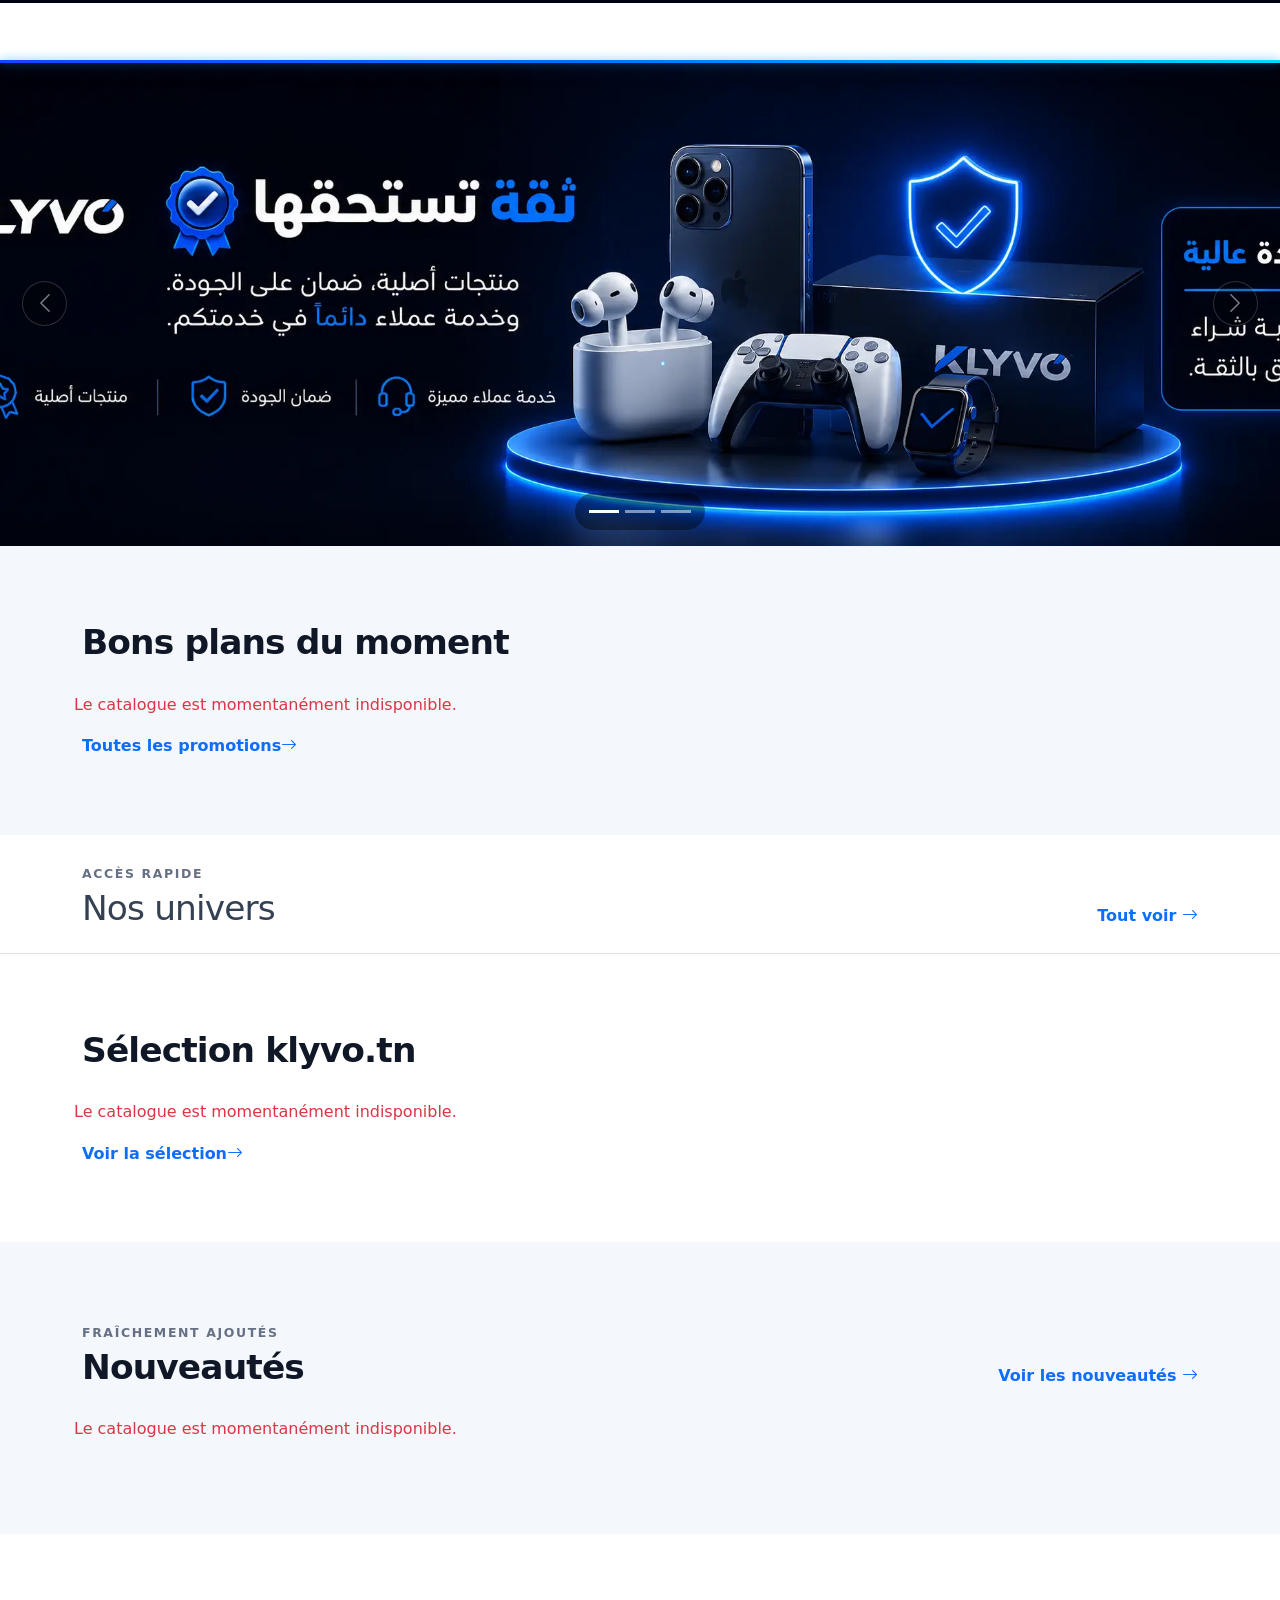
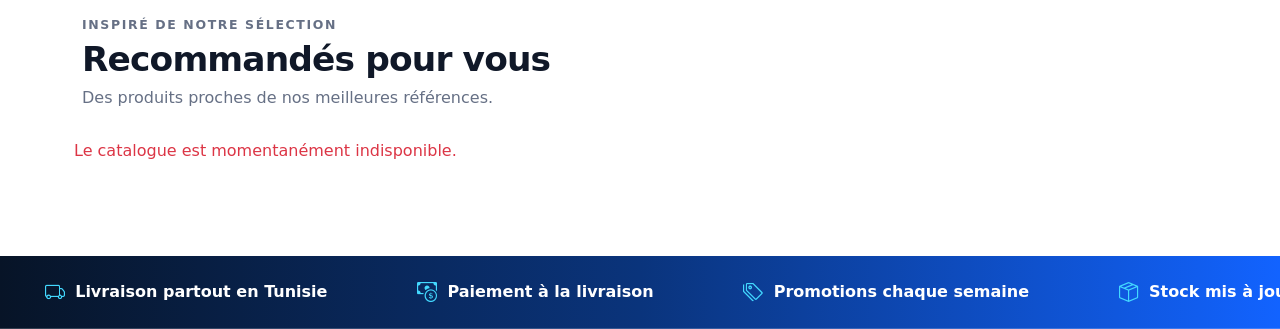
<file: index.html>
<!doctype html>
<html lang="fr">
<head>
  <meta charset="utf-8">
  <meta name="viewport" content="width=device-width, initial-scale=1">

  <title>Klyvo.tn — Téléphonie, gaming, auto et bureautique</title>

  <meta
    name="description"
    content="Découvrez les accessoires Klyvo.tn pour téléphone, gaming, automobile et bureau, avec des prix en dinar tunisien."
  >

  <link rel="canonical" href="https://klyvo.tn/">

  <meta name="theme-color" content="#00020f">
  <link rel="icon" href="/photo/favicon.ico/favicon.ico" sizes="any">
 
  <meta property="og:type" content="website">
  <meta property="og:locale" content="fr_TN">
  <meta property="og:site_name" content="Klyvo.tn">
  <meta property="og:url" content="https://klyvo.tn/">

  <meta
    property="og:title"
    content="Klyvo.tn — Téléphonie, gaming, auto et bureautique"
  >

  <meta
    property="og:description"
    content="Découvrez les accessoires Klyvo.tn pour téléphone, gaming, automobile et bureau, avec des prix en dinar tunisien."
  >
<meta
  property="og:image:secure_url"
  content="https://klyvo.tn/photo/social-preview.webp"
>


  <meta property="og:image:type" content="image/jpeg">
  <meta property="og:image:width" content="1200">
  <meta property="og:image:height" content="630">

  <meta
    property="og:image:alt"
    content="Klyvo.tn — Accessoires téléphone, gaming, automobile et bureau"
  >

  <meta name="twitter:card" content="summary_large_image">

  <meta
    name="twitter:title"
    content="Klyvo.tn — Téléphonie, gaming, auto et bureautique"
  >

  <meta
    name="twitter:description"
    content="Découvrez les accessoires Klyvo.tn pour téléphone, gaming, automobile et bureau."
  >

  <meta
    name="twitter:image"
    content="https://klyvo.tn/photo/social-preview.webp"
  >

  <meta
    name="twitter:image:alt"
    content="Klyvo.tn — Accessoires téléphone, gaming, automobile et bureau"
  >

  <link rel="preconnect" href="https://images.unsplash.com">
  <link rel="preconnect" href="https://cdn.jsdelivr.net" crossorigin>

  <link
    href="https://cdn.jsdelivr.net/npm/bootstrap@5.3.3/dist/css/bootstrap.min.css"
    rel="stylesheet"
  >

  <link
    href="https://cdn.jsdelivr.net/npm/bootstrap-icons@1.11.3/font/bootstrap-icons.min.css"
    rel="stylesheet"
  >
  <link href="css/style.css" rel="stylesheet">
</head>
<body>
  <header id="site-header" class="tech-header sticky-top fixed-top"></header>
  <main>
    
<section class="promo-slider-section" aria-label="Publicités et promotions">

  <div
    id="promoImageCarousel"
    class="carousel slide carousel-fade"
    data-bs-ride="carousel"
    data-bs-interval="4000"
    data-bs-pause="hover"
    data-bs-touch="true"
  >


    <div class="carousel-indicators">
      <button
        type="button"
        data-bs-target="#promoImageCarousel"
        data-bs-slide-to="0"
        class="active"
        aria-current="true"
        aria-label="Publicité 1"
      ></button>

      <button
        type="button"
        data-bs-target="#promoImageCarousel"
        data-bs-slide-to="1"
        aria-label="Publicité 2"
      ></button>

      <button
        type="button"
        data-bs-target="#promoImageCarousel"
        data-bs-slide-to="2"
        aria-label="Publicité 3"
      ></button>
    </div>

    <div class="carousel-inner">

      <div class="carousel-item active">
        <a class="promo-slide" href="products.html?discounted=1">
          <img
            src="photo/banner-1.webp"
            class="promo-slide-image"
            alt="Promotions klyvo.tn"
            
            fetchpriority="high"
          >
        </a>
      </div>

      <div class="carousel-item">
        <a class="promo-slide" href="products.html?featured=1">
          <img
            src="photo/banner-2.webp"
            class="promo-slide-image"
            alt="Produits vedettes klyvo.tn"
            
            loading="lazy"
          >
        </a>
      </div>

      <div class="carousel-item">
        <a class="promo-slide" href="products.html">
          <img
            src="photo/banner-3.webp"
            class="promo-slide-image"
            alt="Nouveautés klyvo.tn"
            
            loading="lazy"
          >
        </a>
      </div>

    </div>


    <button
      class="carousel-control-prev"
      type="button"
      data-bs-target="#promoImageCarousel"
      data-bs-slide="prev"
    >
      <span class="carousel-control-prev-icon" aria-hidden="true"></span>
      <span class="visually-hidden">Publicité précédente</span>
    </button>
    <button
      class="carousel-control-next"
      type="button"
      data-bs-target="#promoImageCarousel"
      data-bs-slide="next"
    >
      <span class="carousel-control-next-icon" aria-hidden="true"></span>
      <span class="visually-hidden">Publicité suivante</span>
    </button>

  </div>
  <section class="section-space section-soft" aria-labelledby="deals-title">
      <div class="container">
        <div class="section-heading"><div><h2 id="deals-title">Bons plans du moment</h2></div></div>
        <div class="product-slider" id="discount-products" data-interval="3500" aria-label="Produits en promotion"></div>
        <a href="products.html?discounted=1" class="link-primary fw-semibold">Toutes les promotions<i class="bi bi-arrow-right"></i></a>
      </div>
    </section>
</section>
    <section class="py-4 border-bottom" aria-labelledby="categories-title">
      <div class="container">
        <div class="section-heading mb-3"><div><p class="eyebrow mb-1">Accès rapide</p><h2 id="categories-title" class="h4">Nos univers</h2></div><a href="products.html" class="link-primary fw-semibold">Tout voir <i class="bi bi-arrow-right"></i></a></div>
        <div class="row row-cols-1 row-cols-sm-2 row-cols-lg-4 g-3" id="category-grid"></div>
      </div>
    </section>

    <section class="section-space" aria-labelledby="featured-title">
      <div class="container">
        <div class="section-heading"><div><h2 id="featured-title">Sélection klyvo.tn</h2></div></div>
        <div class="product-slider" id="featured-products" data-interval="3500" aria-label="Produits vedettes"><div class="product-slider-track"></div></div>
        <a href="products.html?featured=1" class="link-primary fw-semibold">Voir la sélection<i class="bi bi-arrow-right"></i></a>
      </div>
      
    </section>

    <section class="section-space section-soft" aria-labelledby="new-title">
      <div class="container">
        <div class="section-heading"><div><p class="eyebrow mb-1">Fraîchement ajoutés</p><h2 id="new-title">Nouveautés</h2></div><a href="products.html?sort=newest" class="link-primary fw-semibold">Voir les nouveautés <i class="bi bi-arrow-right"></i></a></div>
        <div class="product-slider" id="new-products" data-interval="3500" aria-label="Nouveaux produits"></div>
      </div>
    </section>
    <section class="section-space " aria-labelledby="recommended-title">
      <div class="container">
        <div class="section-heading"><div><p class="eyebrow mb-1">Inspiré de notre sélection</p><h2 id="recommended-title">Recommandés pour vous</h2><p>Des produits proches de nos meilleures références.</p></div></div>
        <div class="product-slider" id="recommended-products-home" data-interval="3500" aria-label="Produits recommandés"></div>
      </div>
    </section>
  </main>
  <section class="announcement-bar" aria-label="Annonces klyvo.tn">
  <div class="announcement-track">

    <div class="announcement-group">
      <span class="announcement-item">
        <i class="bi bi-truck"></i>
        Livraison partout en Tunisie
      </span>

      <span class="announcement-item">
        <i class="bi bi-cash-coin"></i>
        Paiement à la livraison
      </span>

      <span class="announcement-item">
        <i class="bi bi-tags"></i>
        Promotions chaque semaine
      </span>

      <span class="announcement-item">
        <i class="bi bi-box-seam"></i>
        Stock mis à jour régulièrement
      </span>
    </div>


    <div class="announcement-group" aria-hidden="true">
      <span class="announcement-item">
        <i class="bi bi-truck"></i>
        Livraison partout en Tunisie
      </span>

      <span class="announcement-item">
        <i class="bi bi-cash-coin"></i>
        Paiement à la livraison
      </span>

      <span class="announcement-item">
        <i class="bi bi-tags"></i>
        Promotions chaque semaine
      </span>

      <span class="announcement-item">
        <i class="bi bi-box-seam"></i>
        Stock mis à jour régulièrement
      </span>
    </div>

  </div>
</section>

  <footer id="site-footer"></footer>
  <button id="back-to-top" class="back-to-top" type="button" aria-label="Revenir en haut"><i class="bi bi-arrow-up"></i></button>
  <div id="toast-region" class="toast-container position-fixed top-0 end-0 p-3"></div>
  <noscript><div class="alert alert-warning m-3">Activez JavaScript pour utiliser la boutique.</div></noscript>
  <script src="https://cdn.jsdelivr.net/npm/bootstrap@5.3.3/dist/js/bootstrap.bundle.min.js"></script>
  <script type="module" src="js/home.js"></script>
  
</body>
</html>
</file>
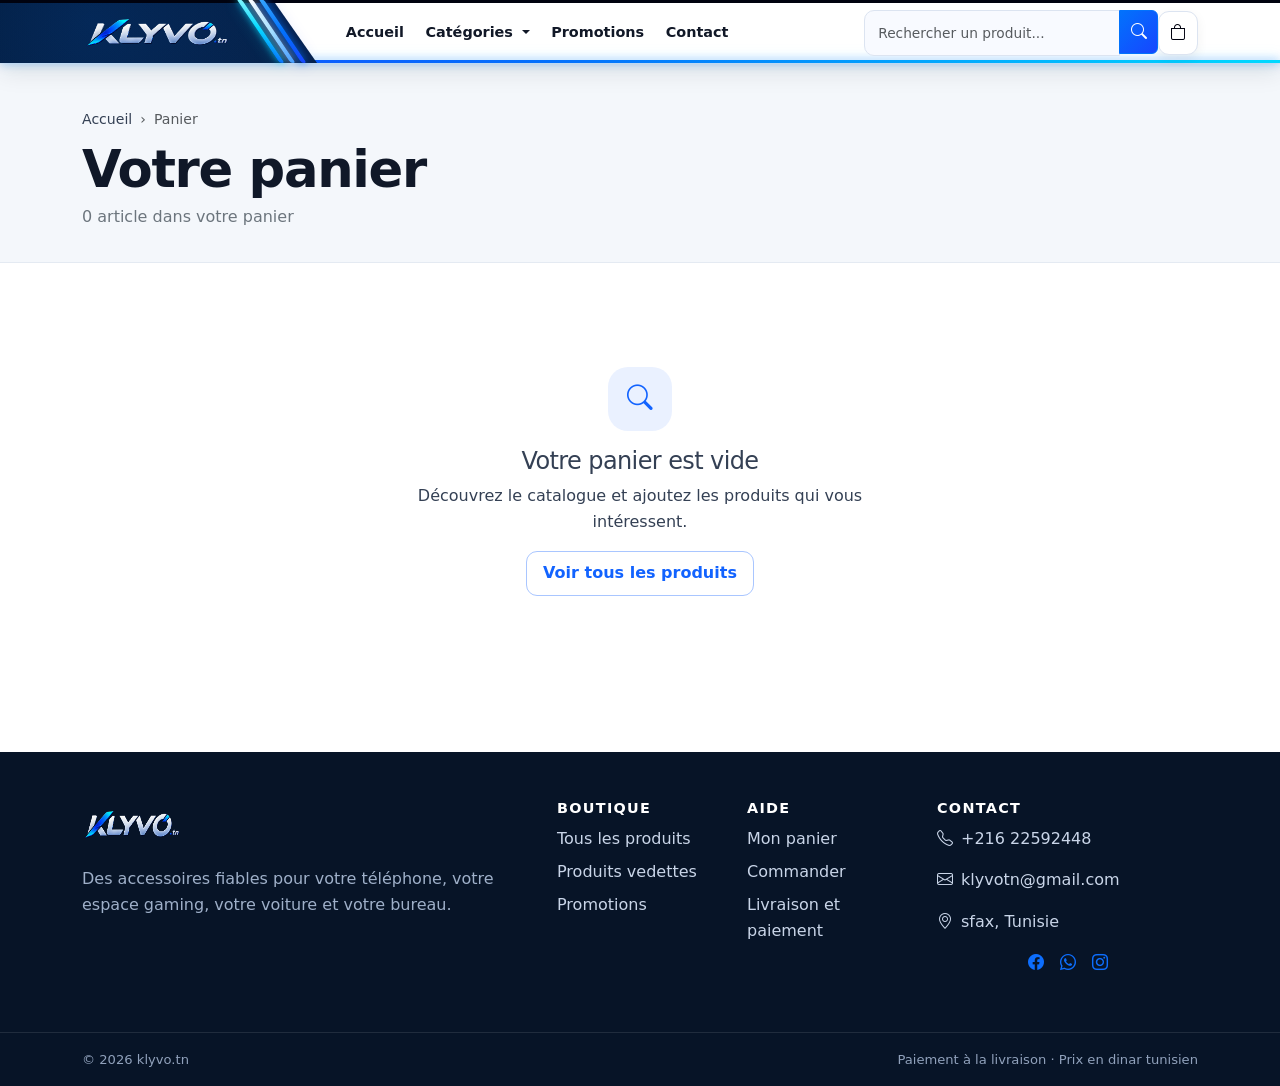
<file: cart.html>
<!doctype html>
<html lang="fr">
<head>
  <meta charset="utf-8"><meta name="viewport" content="width=device-width, initial-scale=1">
  <title>Votre panier — klyvo.tn</title>
  <meta
  name="description"
  content="Découvrez les accessoires Klyvo.tn pour téléphone, gaming, automobile et bureau, avec des prix en dinar tunisien."
>

<link rel="canonical" href="https://klyvo.tn/">

<!-- Couleur du navigateur -->
<meta name="theme-color" content="#00020f">

 <link rel="icon" href="/photo/favicon.ico/favicon.ico" sizes="any">
<meta property="og:type" content="website">
<meta property="og:locale" content="fr_FR">
<meta property="og:site_name" content="Klyvo.tn">
<meta property="og:url" content="https://klyvo.tn/">

<meta
  property="og:title"
  content="Klyvo.tn — Téléphonie, gaming, auto et bureautique"
>

<meta
  property="og:description"
  content="Découvrez les accessoires Klyvo.tn pour téléphone, gaming, automobile et bureau, avec des prix en dinar tunisien."
>

<meta
  property="og:image:secure_url"
  content="https://klyvo.tn/photo/social-preview.webp"
>

<meta property="og:image:type" content="image/jpeg">
<meta property="og:image:width" content="1200">
<meta property="og:image:height" content="630">

<meta
  property="og:image:alt"
  content="Klyvo.tn — Accessoires téléphone, gaming, automobile et bureau"
>

<!-- X / Twitter -->
<meta name="twitter:card" content="summary_large_image">

<meta
  name="twitter:title"
  content="Klyvo.tn — Téléphonie, gaming, auto et bureautique"
>

<meta
  name="twitter:description"
  content="Découvrez les accessoires Klyvo.tn pour téléphone, gaming, automobile et bureau."
>

<meta
  name="twitter:image"
  content="photo/social-preview.webp"
>
  <meta name="description" content="Vérifiez les produits, variantes, quantités et totaux de votre panier klyvo.tn.">
  <link rel="preconnect" href="https://images.unsplash.com">
  <link href="https://cdn.jsdelivr.net/npm/bootstrap@5.3.3/dist/css/bootstrap.min.css" rel="stylesheet">
  <link href="https://cdn.jsdelivr.net/npm/bootstrap-icons@1.11.3/font/bootstrap-icons.min.css" rel="stylesheet">
  <link href="css/style.css" rel="stylesheet">
</head>
<body>
  <header id="site-header"></header>
  <main>
    <section class="page-header"><div class="container"><nav aria-label="Fil d’Ariane"><ol class="breadcrumb mb-2"><li class="breadcrumb-item"><a href="index.html">Accueil</a></li><li class="breadcrumb-item active">Panier</li></ol></nav><h1 class="mb-1">Votre panier</h1><p class="mb-0 text-secondary" id="cart-count-label">Vos produits sélectionnés</p></div></section>
    <section class="section-space pt-4"><div class="container"><div id="cart-content"><div class="row g-4"><div class="col-lg-8"><div class="skeleton skeleton-line"></div></div><div class="col-lg-4"><div class="skeleton skeleton-image rounded-4"></div></div></div></div></div></section>
    <section class="section-space section-soft" id="cart-recommendations" hidden><div class="container"><div class="section-heading"><div><p class="eyebrow mb-1">Complétez votre panier</p><h2>Vous aimerez peut-être</h2></div></div><div class="row row-cols-1 row-cols-sm-2 row-cols-lg-4 g-4" id="recommended-products"></div></div></section>
  </main>
  <footer id="site-footer"></footer>
  <button id="back-to-top" class="back-to-top" type="button" aria-label="Revenir en haut"><i class="bi bi-arrow-up"></i></button>
  <div id="toast-region" class="toast-container position-fixed top-0 end-0 p-3"></div>
  <script src="https://cdn.jsdelivr.net/npm/bootstrap@5.3.3/dist/js/bootstrap.bundle.min.js"></script>
  <script type="module" src="js/cart.js"></script>
</body>
</html>
</file>
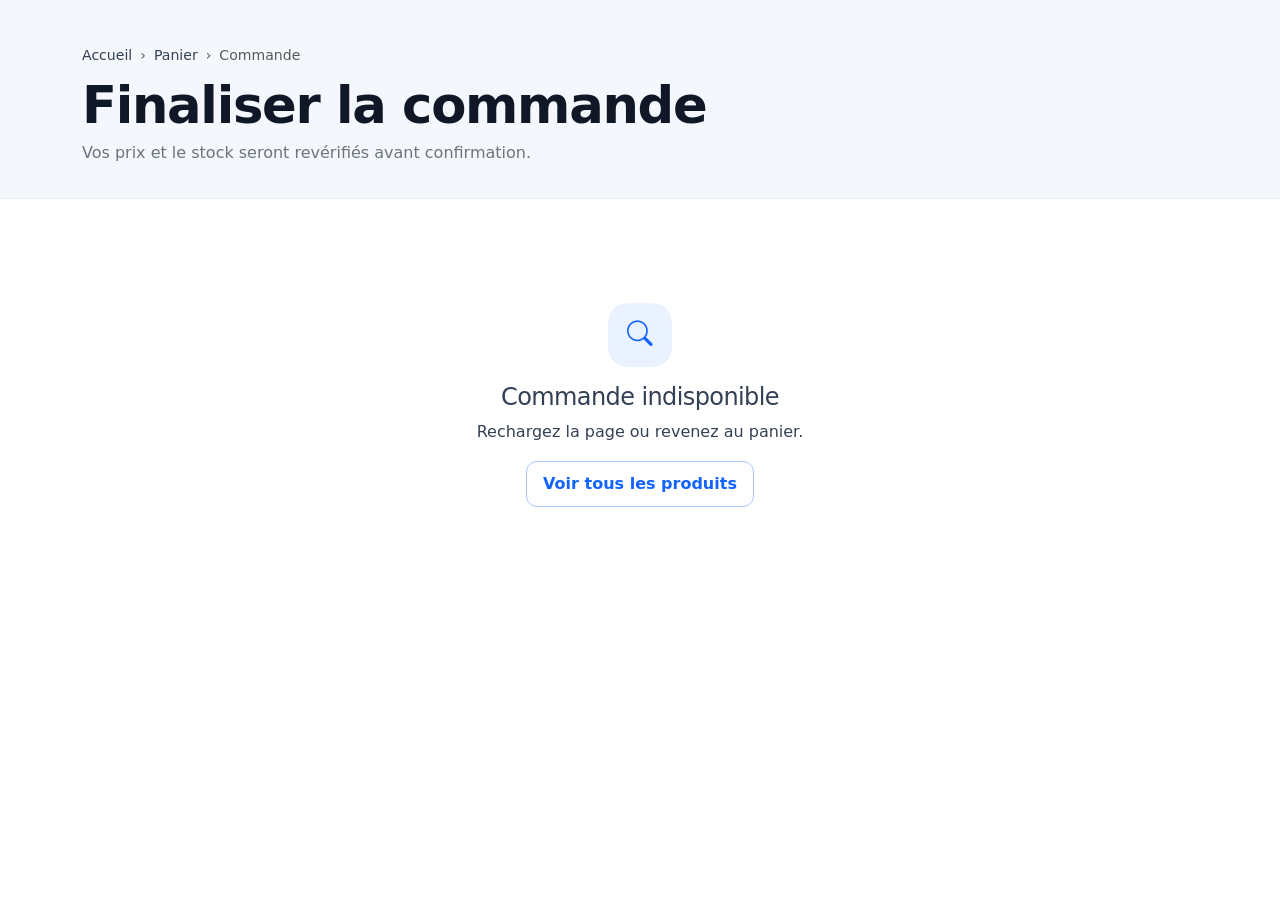
<file: checkout.html>
<!doctype html>
<html lang="fr">
<head>
  <meta charset="utf-8"><meta name="viewport" content="width=device-width, initial-scale=1">
  <title>Finaliser la commande — klyvo.tn</title>
  <meta
  name="description"
  content="Découvrez les accessoires Klyvo.tn pour téléphone, gaming, automobile et bureau, avec des prix en dinar tunisien."
>

<link rel="canonical" href="https://klyvo.tn/">

<!-- Couleur du navigateur -->
<meta name="theme-color" content="#00020f">
<link rel="icon" href="/photo/favicon.ico/favicon.ico" sizes="any">
 

<meta property="og:type" content="website">
<meta property="og:locale" content="fr_FR">
<meta property="og:site_name" content="Klyvo.tn">
<meta property="og:url" content="https://klyvo.tn/">

<meta
  property="og:title"
  content="Klyvo.tn — Téléphonie, gaming, auto et bureautique"
>

<meta
  property="og:description"
  content="Découvrez les accessoires Klyvo.tn pour téléphone, gaming, automobile et bureau, avec des prix en dinar tunisien."
>

<meta
  property="og:image:secure_url"
  content="https://klyvo.tn/photo/social-preview.webp"
>


<meta property="og:image:type" content="image/jpeg">
<meta property="og:image:width" content="1200">
<meta property="og:image:height" content="630">

<meta
  property="og:image:alt"
  content="Klyvo.tn — Accessoires téléphone, gaming, automobile et bureau"
>

  <meta name="description" content="Renseignez vos coordonnées de livraison et confirmez votre commande klyvo.tn.">
  <link href="https://cdn.jsdelivr.net/npm/bootstrap@5.3.3/dist/css/bootstrap.min.css" rel="stylesheet">
  <link href="https://cdn.jsdelivr.net/npm/bootstrap-icons@1.11.3/font/bootstrap-icons.min.css" rel="stylesheet">
  <link href="css/style.css" rel="stylesheet">
</head>
<body>
  <header id="site-header"></header>
  <main>
    <section class="page-header"><div class="container"><nav aria-label="Fil d’Ariane"><ol class="breadcrumb mb-2"><li class="breadcrumb-item"><a href="index.html">Accueil</a></li><li class="breadcrumb-item"><a href="cart.html">Panier</a></li><li class="breadcrumb-item active">Commande</li></ol></nav><h1 class="mb-1">Finaliser la commande</h1><p class="mb-0 text-secondary">Vos prix et le stock seront revérifiés avant confirmation.</p></div></section>
    <section class="section-space pt-4"><div class="container" id="checkout-root"><div class="row g-4"><div class="col-lg-8">
      <div class="checkout-steps" aria-label="Étape 2 sur 2"><span class="checkout-step active"></span><span class="checkout-step active"></span></div>
      <form id="checkout-form" class="checkout-card" novalidate>
        <h2 class="h4 mb-4">Coordonnées de livraison</h2>
        <div class="row g-3">
          <div class="col-md-6"><label class="form-label" for="customer-name">Nom et prénom *</label><input class="form-control" id="customer-name" name="name" autocomplete="name" required><div class="invalid-feedback"></div></div>
          <div class="col-md-6"><label class="form-label" for="customer-email">Adresse e-mail *</label><input class="form-control" id="customer-email" name="email" type="email" autocomplete="email" required><div class="invalid-feedback"></div></div>
          <div class="col-md-6"><label class="form-label" for="customer-phone">Numéro de téléphone *</label><input class="form-control" id="customer-phone" name="phone" type="tel" autocomplete="tel" placeholder="+216 22 333 444" required><div class="invalid-feedback"></div></div>
          <div class="col-12"><label class="form-label" for="customer-address">Adresse de livraison *</label><input class="form-control" id="customer-address" name="address" autocomplete="street-address" required><div class="invalid-feedback"></div></div>
          <div class="col-md-7"><label class="form-label" for="customer-city">Ville *</label><input class="form-control" id="customer-city" name="city" autocomplete="address-level2" required><div class="invalid-feedback"></div></div>
          <div class="col-md-5"><label class="form-label" for="customer-postal">Code postal *</label><input class="form-control" id="customer-postal" name="postalCode" autocomplete="postal-code" inputmode="numeric" required><div class="invalid-feedback"></div></div>
          <div class="col-12"><label class="form-label" for="customer-instructions">Instructions de livraison</label><textarea class="form-control" id="customer-instructions" name="instructions" rows="3" placeholder="Étage, point de repère, heure préférée…"></textarea></div>
        </div>
        <fieldset class="mt-4"><legend class="h5">Mode de paiement *</legend><div class="form-check border rounded-3 p-3 ps-5"><input class="form-check-input" type="radio" name="paymentMethod" id="payment-cod" value="Paiement à la livraison"><label class="form-check-label fw-semibold" for="payment-cod">Paiement à la livraison</label><div class="text-secondary small">Payez en espèces lors de la réception.</div></div><div class="invalid-feedback d-block" id="payment-error"></div></fieldset>
        <div class="alert alert-danger d-none mt-4" id="checkout-error" role="alert"></div>
        <button class="btn btn-primary btn-lg w-100 mt-4" type="submit" id="submit-order"><span class="button-label">Confirmer la commande</span><span class="spinner-border spinner-border-sm ms-2 d-none" aria-hidden="true"></span></button>
      </form>
    </div><div class="col-lg-4"><aside class="summary-card" id="checkout-summary" aria-label="Résumé de la commande"></aside></div></div></div></section>
  </main>
  <footer id="site-footer"></footer>
  <button id="back-to-top" class="back-to-top" type="button" aria-label="Revenir en haut"><i class="bi bi-arrow-up"></i></button>
  <div id="toast-region" class="toast-container position-fixed top-0 end-0 p-3"></div>
  <script src="https://cdn.jsdelivr.net/npm/bootstrap@5.3.3/dist/js/bootstrap.bundle.min.js"></script>
  <script type="module" src="js/checkout.js"></script>
</body>
</html>
</file>
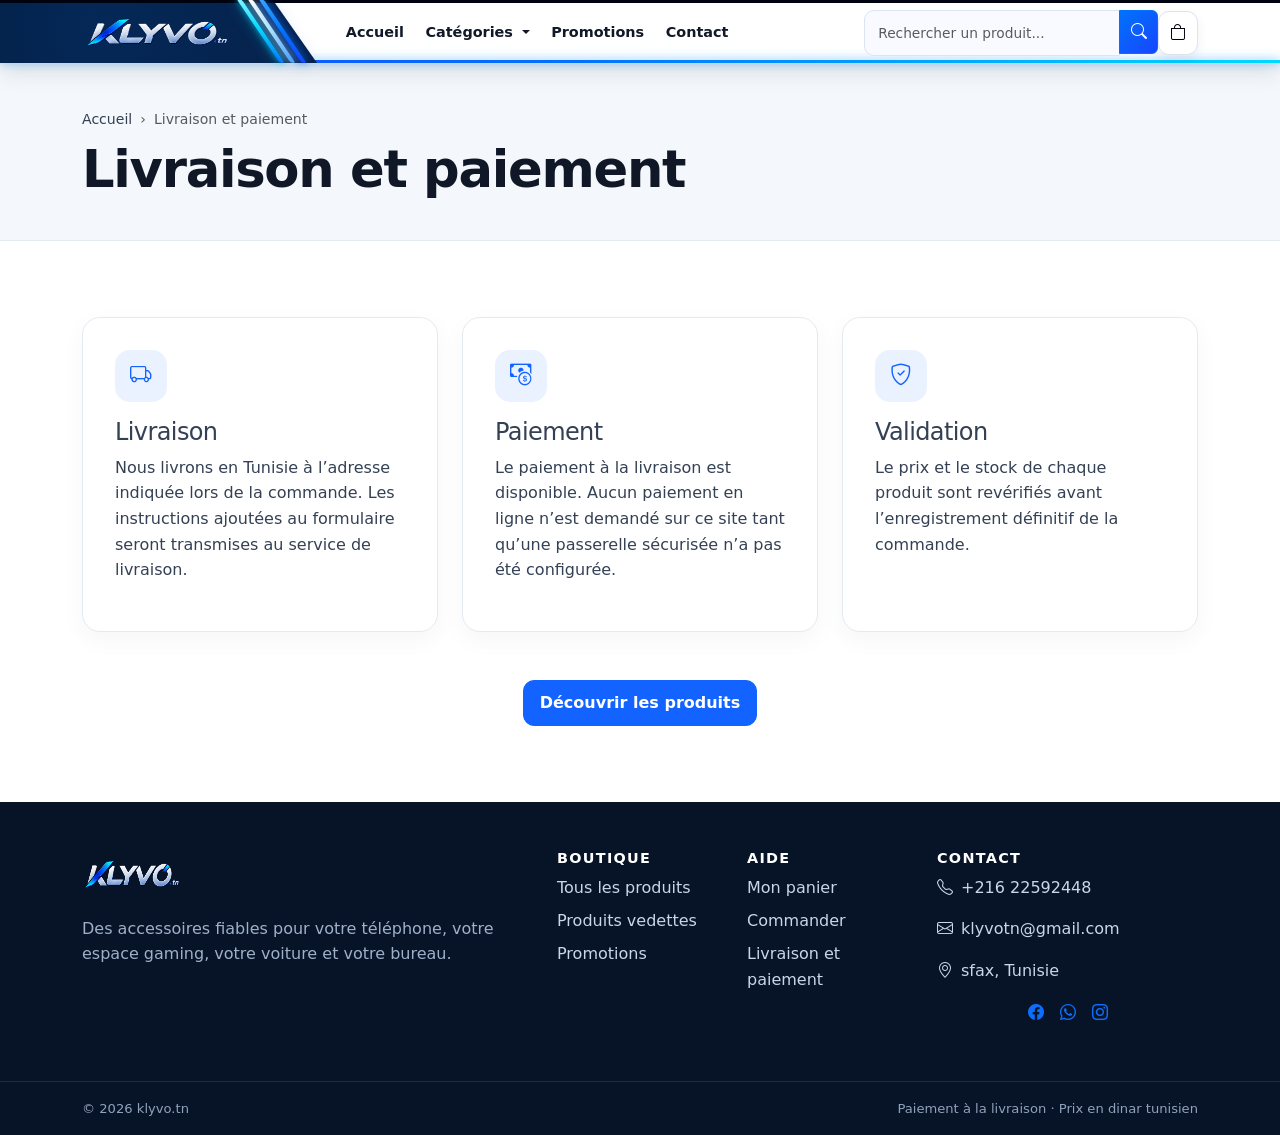
<file: docs.html>
<!doctype html>
<html lang="fr">
<head>
  <meta charset="utf-8"><meta name="viewport" content="width=device-width, initial-scale=1">
  <title>Livraison et paiement — klyvo.tn</title>
  <meta
  name="description"
  content="Découvrez les accessoires Klyvo.tn pour téléphone, gaming, automobile et bureau, avec des prix en dinar tunisien."
>

<link rel="canonical" href="https://klyvo.tn/">

<!-- Couleur du navigateur -->
<meta name="theme-color" content="#00020f">
<link rel="icon" href="/photo/favicon.ico/favicon.ico" sizes="any">
 
<meta property="og:type" content="website">
<meta property="og:locale" content="fr_FR">
<meta property="og:site_name" content="Klyvo.tn">
<meta property="og:url" content="https://klyvo.tn/">

<meta
  property="og:title"
  content="Klyvo.tn — Téléphonie, gaming, auto et bureautique"
>

<meta
  property="og:description"
  content="Découvrez les accessoires Klyvo.tn pour téléphone, gaming, automobile et bureau, avec des prix en dinar tunisien."
>

<meta
  property="og:image:secure_url"
  content="https://klyvo.tn/photo/social-preview.webp"
>


<meta property="og:image:type" content="image/jpeg">
<meta property="og:image:width" content="1200">
<meta property="og:image:height" content="630">

<meta
  property="og:image:alt"
  content="Klyvo.tn — Accessoires téléphone, gaming, automobile et bureau"
>

<!-- X / Twitter -->
<meta name="twitter:card" content="summary_large_image">

<meta
  name="twitter:title"
  content="Klyvo.tn — Téléphonie, gaming, auto et bureautique"
>

<meta
  name="twitter:description"
  content="Découvrez les accessoires Klyvo.tn pour téléphone, gaming, automobile et bureau."
>

<meta
  name="twitter:image"
  content="photo/social-preview.webp"
>
  <meta name="description" content="Informations sur la livraison, le paiement et la validation des commandes klyvo.tn.">
  <link href="https://cdn.jsdelivr.net/npm/bootstrap@5.3.3/dist/css/bootstrap.min.css" rel="stylesheet"><link href="https://cdn.jsdelivr.net/npm/bootstrap-icons@1.11.3/font/bootstrap-icons.min.css" rel="stylesheet"><link href="css/style.css" rel="stylesheet">
</head>
<body><header id="site-header"></header><main><section class="page-header"><div class="container"><nav aria-label="Fil d’Ariane"><ol class="breadcrumb mb-2"><li class="breadcrumb-item"><a href="index.html">Accueil</a></li><li class="breadcrumb-item active">Livraison et paiement</li></ol></nav><h1>Livraison et paiement</h1></div></section><section class="section-space"><div class="container"><div class="row g-4"><div class="col-md-4"><article class="checkout-card h-100"><div class="category-icon mb-3"><i class="bi bi-truck"></i></div><h2 class="h4">Livraison</h2><p>Nous livrons en Tunisie à l’adresse indiquée lors de la commande. Les instructions ajoutées au formulaire seront transmises au service de livraison.</p></article></div><div class="col-md-4"><article class="checkout-card h-100"><div class="category-icon mb-3"><i class="bi bi-cash-coin"></i></div><h2 class="h4">Paiement</h2><p>Le paiement à la livraison est disponible. Aucun paiement en ligne n’est demandé sur ce site tant qu’une passerelle sécurisée n’a pas été configurée.</p></article></div><div class="col-md-4"><article class="checkout-card h-100"><div class="category-icon mb-3"><i class="bi bi-shield-check"></i></div><h2 class="h4">Validation</h2><p>Le prix et le stock de chaque produit sont revérifiés avant l’enregistrement définitif de la commande.</p></article></div></div><div class="text-center mt-5"><a class="btn btn-primary" href="products.html">Découvrir les produits</a></div></div></section></main><footer id="site-footer"></footer><button id="back-to-top" class="back-to-top" type="button" aria-label="Revenir en haut"><i class="bi bi-arrow-up"></i></button><script src="https://cdn.jsdelivr.net/npm/bootstrap@5.3.3/dist/js/bootstrap.bundle.min.js"></script><script type="module" src="js/simple-page.js"></script></body>
</html>
</file>
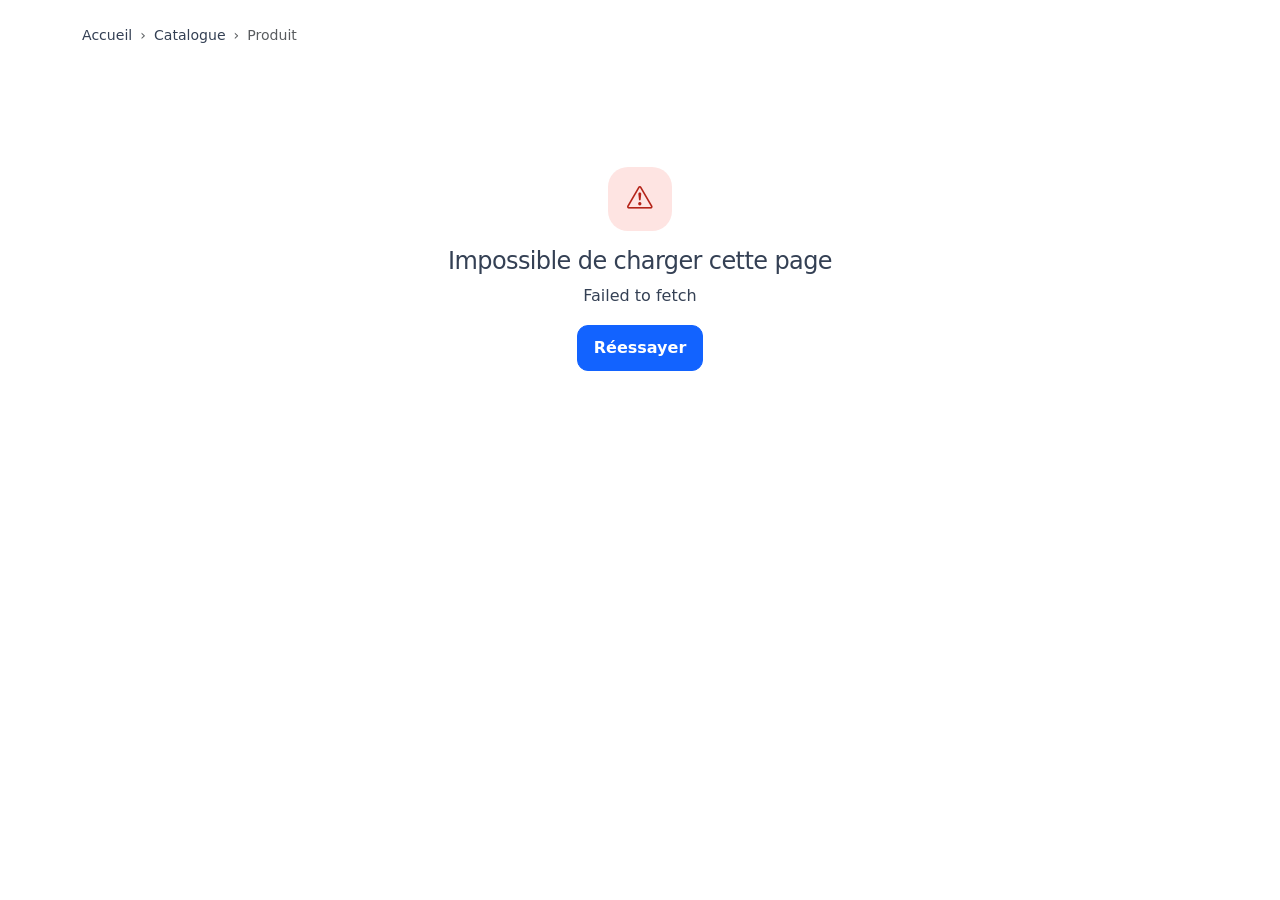
<file: product.html>
<!doctype html>
<html lang="fr">
<head>
  <meta charset="utf-8">
  <meta name="viewport" content="width=device-width, initial-scale=1">
  <title>Klyvo.tn — Téléphonie, gaming, auto et bureautique</title>

  <meta
    name="description"
    content="Découvrez les accessoires Klyvo.tn pour téléphone, gaming, automobile et bureau, avec des prix en dinar tunisien."
  >

  <link rel="canonical" href="https://klyvo.tn/">

  <meta name="theme-color" content="#00020f">
<link rel="icon" href="/photo/favicon.ico/favicon.ico" sizes="any">

  <meta property="og:type" content="website">
  <meta property="og:locale" content="fr_TN">
  <meta property="og:site_name" content="Klyvo.tn">
  <meta property="og:url" content="https://klyvo.tn/">

  <meta
    property="og:title"
    content="Klyvo.tn — Téléphonie, gaming, auto et bureautique"
  >

  <meta
    property="og:description"
    content="Découvrez les accessoires Klyvo.tn pour téléphone, gaming, automobile et bureau, avec des prix en dinar tunisien."
  >
<meta
  property="og:image:secure_url"
  content="https://klyvo.tn/photo/social-preview.webp"
>


  <meta property="og:image:type" content="image/jpeg">
  <meta property="og:image:width" content="1200">
  <meta property="og:image:height" content="630">

  <meta
    property="og:image:alt"
    content="Klyvo.tn — Accessoires téléphone, gaming, automobile et bureau"
  >

  <meta name="twitter:card" content="summary_large_image">

  <meta
    name="twitter:title"
    content="Klyvo.tn — Téléphonie, gaming, auto et bureautique"
  >

  <meta
    name="twitter:description"
    content="Découvrez les accessoires Klyvo.tn pour téléphone, gaming, automobile et bureau."
  >

  <meta
    name="twitter:image"
    content="https://klyvo.tn/photo/social-preview.webp"
  >

  <meta
    name="twitter:image:alt"
    content="Klyvo.tn — Accessoires téléphone, gaming, automobile et bureau"
  >

  <link rel="preconnect" href="https://images.unsplash.com">
  <link rel="preconnect" href="https://cdn.jsdelivr.net" crossorigin>

  <link
    href="https://cdn.jsdelivr.net/npm/bootstrap@5.3.3/dist/css/bootstrap.min.css"
    rel="stylesheet"
  >

  <link
    href="https://cdn.jsdelivr.net/npm/bootstrap-icons@1.11.3/font/bootstrap-icons.min.css"
    rel="stylesheet"
  >

  <link href="css/style.css" rel="stylesheet">
</head>
<body>
  <header id="site-header"></header>
  <main><div class="container py-4"><nav aria-label="Fil d’Ariane">
    <ol class="breadcrumb" id="product-breadcrumb">
      <li class="breadcrumb-item"><a href="index.html">Accueil</a></li>
      <li class="breadcrumb-item"><a href="products.html">Catalogue</a></li>
      <li class="breadcrumb-item active">Produit</li>
    </ol>
  </nav></div>
  <section class="pb-5">
    <div class="container" id="product-detail">
      <div class="row g-4">
        <div class="col-lg-6">
          <div class="skeleton skeleton-image rounded-4"></div>
        </div>
        <div class="col-lg-6">
          <div class="skeleton skeleton-line short"></div>
          <div class="skeleton skeleton-line"></div>
          <div class="skeleton skeleton-line medium"></div>
        </div>
      </div>
    </div>
  </section>
  <section class="section-space section-soft" id="similar-section" hidden>
    <div class="container">
      <div class="section-heading">
        <div>
          <p class="eyebrow mb-1">À découvrir aussi</p>
          <h2>Produits similaires</h2>
        </div>
      </div>
      <div class="row row-cols-1 row-cols-sm-2 row-cols-lg-4 g-4" id="similar-products"></div>
    </div>
  </section>
</main>
  <footer id="site-footer"></footer>
  <button id="back-to-top" class="back-to-top" type="button" aria-label="Revenir en haut"><i class="bi bi-arrow-up"></i></button>
  <div id="toast-region" class="toast-container position-fixed top-0 end-0 p-3"></div>
  <script src="https://cdn.jsdelivr.net/npm/bootstrap@5.3.3/dist/js/bootstrap.bundle.min.js"></script>
  <script type="module" src="js/product-details.js"></script>
</body>
</html>
</file>
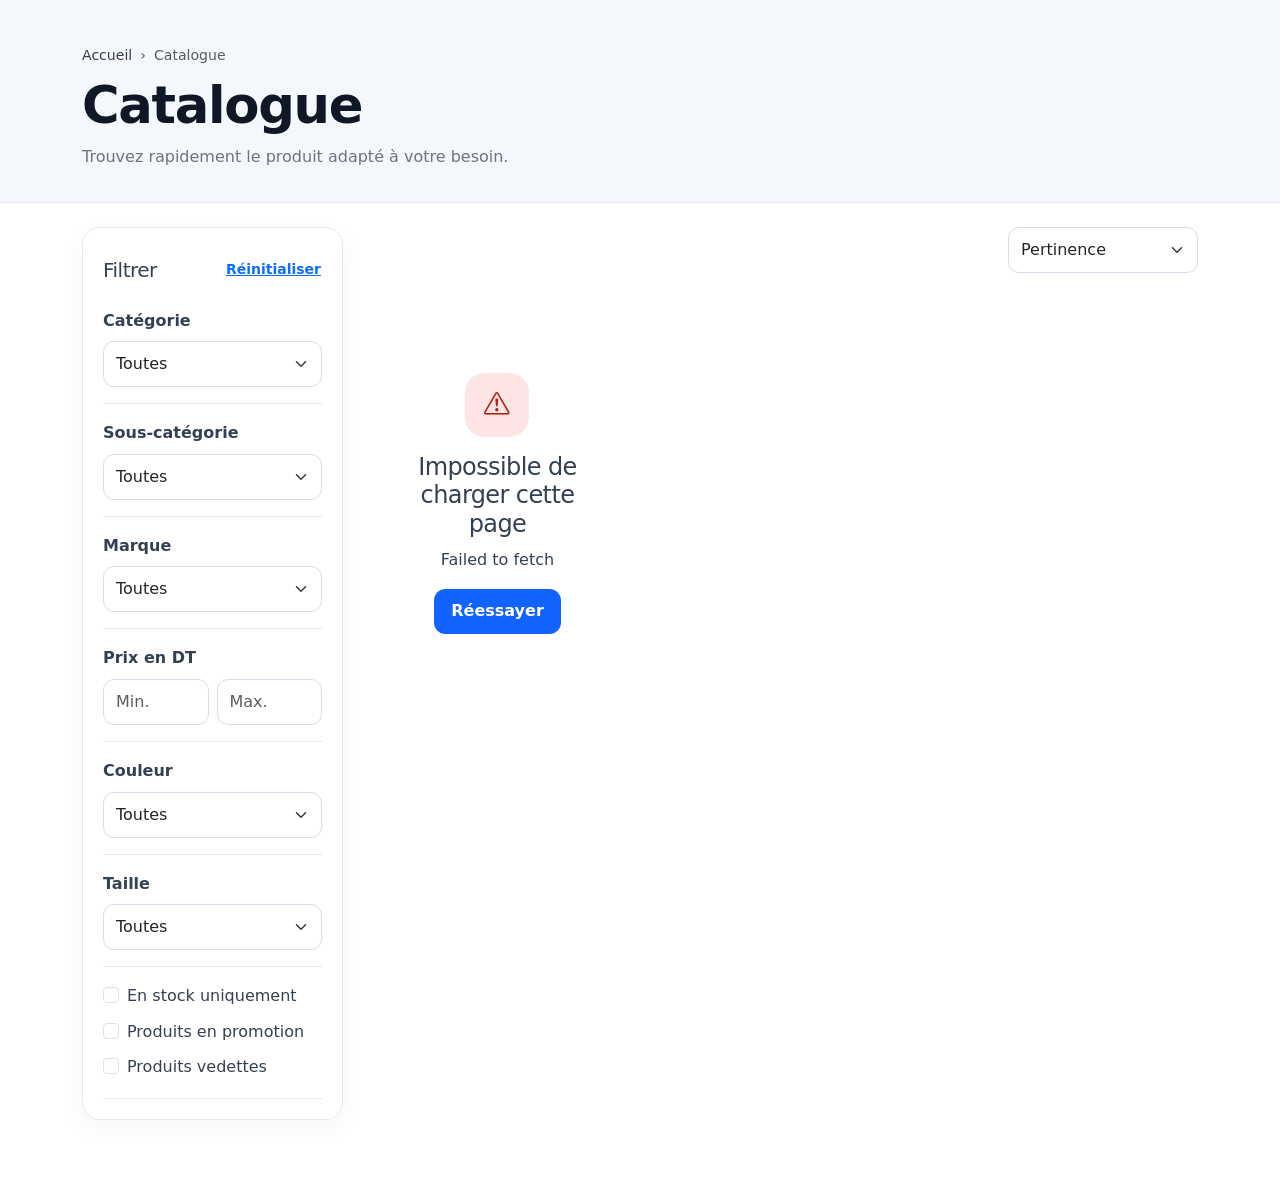
<file: products.html>
<!doctype html>
<html lang="fr">
<head>
  <meta charset="utf-8">
<meta name="viewport" content="width=device-width, initial-scale=1">

<title>Klyvo.tn — Téléphonie, gaming, auto et bureautique</title>

<meta
  name="description"
  content="Découvrez les accessoires Klyvo.tn pour téléphone, gaming, automobile et bureau, avec des prix en dinar tunisien."
>
<link rel="canonical" href="https://klyvo.tn/">
<meta name="theme-color" content="#00020f">
<link rel="icon" href="/photo/favicon.ico/favicon.ico" sizes="any">
<meta property="og:type" content="website">
<meta property="og:locale" content="fr_TN">
<meta property="og:site_name" content="Klyvo.tn">
<meta property="og:url" content="https://klyvo.tn/">

<meta
  property="og:title"
  content="Klyvo.tn — Téléphonie, gaming, auto et bureautique"
>

<meta
  property="og:description"
  content="Découvrez les accessoires Klyvo.tn pour téléphone, gaming, automobile et bureau, avec des prix en dinar tunisien."
>

<meta
  property="og:image:secure_url"
  content="https://klyvo.tn/photo/social-preview.webp"
>

<meta property="og:image:type" content="image/jpeg">
<meta property="og:image:width" content="1200">
<meta property="og:image:height" content="630">

<meta
  property="og:image:alt"
  content="Klyvo.tn — Accessoires téléphone, gaming, automobile et bureau"
>

<meta name="twitter:card" content="summary_large_image">

<meta
  name="twitter:title"
  content="Klyvo.tn — Téléphonie, gaming, auto et bureautique"
>

<meta
  name="twitter:description"
  content="Découvrez les accessoires Klyvo.tn pour téléphone, gaming, automobile et bureau."
>

<meta
  name="twitter:image"
  content="https://klyvo.tn/photo/social-preview.webp"
>

<meta
  name="twitter:image:alt"
  content="Klyvo.tn — Accessoires téléphone, gaming, automobile et bureau"
>

<link rel="preconnect" href="https://images.unsplash.com">
<link rel="preconnect" href="https://cdn.jsdelivr.net" crossorigin>

<link
  href="https://cdn.jsdelivr.net/npm/bootstrap@5.3.3/dist/css/bootstrap.min.css"
  rel="stylesheet"
>

<link
  href="https://cdn.jsdelivr.net/npm/bootstrap-icons@1.11.3/font/bootstrap-icons.min.css"
  rel="stylesheet"
>

<link href="css/style.css" rel="stylesheet">
</head>
<body>
  <header id="site-header"></header>
  <main>
    <section class="page-header"><div class="container"><nav aria-label="Fil d’Ariane"><ol class="breadcrumb mb-2"><li class="breadcrumb-item"><a href="index.html">Accueil</a></li><li class="breadcrumb-item active" aria-current="page">Catalogue</li></ol></nav><h1 class="mb-2">Catalogue</h1><p class="mb-0 text-secondary">Trouvez rapidement le produit adapté à votre besoin.</p></div></section>
    <section class="section-space pt-4">
      <div class="container">
        <div class="row g-4">
          <div class="col-lg-3">
            <div class="offcanvas-lg offcanvas-start" tabindex="-1" id="filters-panel" aria-labelledby="filters-title">
              <div class="offcanvas-header"><h2 class="offcanvas-title h5" id="filters-title">Filtres</h2><button type="button" class="btn-close" data-bs-dismiss="offcanvas" data-bs-target="#filters-panel" aria-label="Fermer"></button></div>
              <div class="offcanvas-body d-block"><form id="filters-form" class="filter-card">
                <div class="d-flex justify-content-between align-items-center"><h2 class="h5 mb-0">Filtrer</h2><button type="reset" class="btn btn-sm btn-link p-0">Réinitialiser</button></div>
                <div class="filter-group"><label class="form-label fw-semibold" for="filter-category">Catégorie</label><select class="form-select" id="filter-category" name="category"><option value="">Toutes</option></select></div>
                <div class="filter-group"><label class="form-label fw-semibold" for="filter-subcategory">Sous-catégorie</label><select class="form-select" id="filter-subcategory" name="subcategory"><option value="">Toutes</option></select></div>
                <div class="filter-group"><label class="form-label fw-semibold" for="filter-brand">Marque</label><select class="form-select" id="filter-brand" name="brand"><option value="">Toutes</option></select></div>
                <div class="filter-group"><span class="form-label fw-semibold d-block">Prix en DT</span><div class="row g-2"><div class="col"><label class="visually-hidden" for="filter-min">Prix minimum</label><input class="form-control" id="filter-min" name="minPrice" type="number" min="0" step="1" placeholder="Min."></div><div class="col"><label class="visually-hidden" for="filter-max">Prix maximum</label><input class="form-control" id="filter-max" name="maxPrice" type="number" min="0" step="1" placeholder="Max."></div></div></div>
                <div class="filter-group"><label class="form-label fw-semibold" for="filter-color">Couleur</label><select class="form-select" id="filter-color" name="color"><option value="">Toutes</option></select></div>
                <div class="filter-group"><label class="form-label fw-semibold" for="filter-size">Taille</label><select class="form-select" id="filter-size" name="size"><option value="">Toutes</option></select></div>
                <div class="filter-group d-grid gap-2">
                  <div class="form-check"><input class="form-check-input" type="checkbox" id="filter-stock" name="inStock"><label class="form-check-label" for="filter-stock">En stock uniquement</label></div>
                  <div class="form-check"><input class="form-check-input" type="checkbox" id="filter-discount" name="discounted"><label class="form-check-label" for="filter-discount">Produits en promotion</label></div>
                  <div class="form-check"><input class="form-check-input" type="checkbox" id="filter-featured" name="featured"><label class="form-check-label" for="filter-featured">Produits vedettes</label></div>
                </div>
                <button class="btn btn-primary w-100 d-lg-none mt-3" type="button" data-bs-dismiss="offcanvas" data-bs-target="#filters-panel">Afficher les résultats</button>
              </form></div>
            </div>
          </div>
          <div class="col-lg-9">
            <div class="result-toolbar">
              <div class="d-flex align-items-center gap-2"><button class="btn btn-outline-primary d-lg-none" type="button" data-bs-toggle="offcanvas" data-bs-target="#filters-panel" aria-controls="filters-panel"><i class="bi bi-sliders me-1"></i>Filtres</button><span id="result-count" class="text-secondary"></span></div>
              <div><label class="visually-hidden" for="sort-products">Trier les produits</label><select class="form-select" id="sort-products"><option value="relevance">Pertinence</option><option value="price-asc">Prix croissant</option><option value="price-desc">Prix décroissant</option><option value="newest">Nouveautés</option><option value="name">Nom du produit</option><option value="featured">Produits vedettes</option></select></div>
            </div>
            <div class="alert alert-primary d-none" id="active-search" role="status"></div>
            <div class="row row-cols-2 row-cols-sm-2 row-cols-xl-3 g-4"id="products-grid"></div>

              <nav
                id="products-pagination-nav"
                class="mt-4 d-none"
                aria-label="Pagination du catalogue"
              >
                <ul
                  class="pagination justify-content-center flex-wrap gap-1 mb-0"
                  id="products-pagination"
                ></ul>
              </nav>
          </div>
        </div>
      </div>
    </section>
  </main>
  <footer id="site-footer"></footer>
  <button id="back-to-top" class="back-to-top" type="button" aria-label="Revenir en haut"><i class="bi bi-arrow-up"></i></button>
  <div id="toast-region" class="toast-container position-fixed top-0 end-0 p-3"></div>
  <script src="https://cdn.jsdelivr.net/npm/bootstrap@5.3.3/dist/js/bootstrap.bundle.min.js"></script>
  <script type="module" src="js/products.js"></script>
</body>
</html>
</file>
<file: css/style.css>
:root {
  --tz-blue: #1263ff;
  --tz-blue-dark: #0a46bd;
  --tz-navy: #081832;
  --tz-black: #101828;
  --tz-text: #344054;
  --tz-muted: #667085;
  --tz-line: #e4eaf2;
  --tz-soft: #f4f7fb;
  --tz-white: #fff;
  --tz-success: #07883f;
  --tz-radius: 18px;
  --tz-shadow: 0 12px 35px rgba(16, 24, 40, .08);
}

* { box-sizing: border-box; }
html { scroll-behavior: smooth; }
body { margin: 0; color: var(--tz-text); background: var(--tz-white); font: 400 1rem/1.6 Inter, ui-sans-serif, system-ui, -apple-system, BlinkMacSystemFont, "Segoe UI", sans-serif; }
a { color: inherit; text-decoration: none; }
img { max-width: 100%; }
h1, h2, h3, h4, h5, h6 { color: var(--tz-black); font-weight: 750; letter-spacing: -.025em; }
.section-space { padding: 4.75rem 0; }
.section-soft { background: var(--tz-soft); }
.eyebrow { color: var(--tz-blue); font-size: .78rem; font-weight: 800; letter-spacing: .13em; text-transform: uppercase; }
.section-heading { display: flex; align-items: end; justify-content: space-between; gap: 1rem; margin-bottom: 1.75rem; }
.section-heading h2 { margin: 0; font-size: clamp(1.55rem, 3vw, 2.15rem); }
.section-heading p { margin: .3rem 0 0; color: var(--tz-muted); }
.btn { border-radius: 11px; font-weight: 700; min-height: 44px; padding: .62rem 1rem; }
.btn-primary { --bs-btn-bg: var(--tz-blue); --bs-btn-border-color: var(--tz-blue); --bs-btn-hover-bg: var(--tz-blue-dark); --bs-btn-hover-border-color: var(--tz-blue-dark); }
.btn-outline-primary { --bs-btn-color: var(--tz-blue); --bs-btn-border-color: #a9c6ff; --bs-btn-hover-bg: var(--tz-blue); }
.btn-icon { width: 44px; min-width: 44px; padding: .58rem; }

.utility-bar { color: #d9e6ff; background: var(--tz-navy); font-size: .82rem; padding: .42rem 0; }
.navbar { border-bottom: 1px solid var(--tz-line); z-index: 1030; }
.brand-lockup { display: inline-flex; align-items: center; gap: .7rem; color: var(--tz-black); font-size: 1.05rem; font-weight: 850; line-height: 1; letter-spacing: -.03em; }
.brand-lockup small { display: block; color: var(--tz-blue); font-size: .67rem; font-weight: 700; letter-spacing: .08em; margin-top: .2rem; text-transform: uppercase; }
.brand-mark { display: grid; place-items: center; width: 42px; height: 42px; border-radius: 12px; color: white; background: var(--tz-blue); box-shadow: 0 8px 20px rgba(18, 99, 255, .25); font-size: .9rem; }
.nav-link { color: #344054; font-weight: 650; }
.nav-link:hover, .nav-link:focus { color: var(--tz-blue); }
.cart-button { display: inline-flex; align-items: center; gap: .45rem; border: 1px solid var(--tz-line); color: var(--tz-black); background: #fff; }
.cart-count { display: grid; place-items: center; min-width: 22px; height: 22px; padding: 0 .3rem; border-radius: 999px; color: white; background: var(--tz-blue); font-size: .72rem; }
.command-bar { background: var(--tz-navy); padding: 1rem 0 1.15rem; }
.search-shell { position: relative; display: grid; grid-template-columns: auto 1fr auto; align-items: center; gap: .65rem; max-width: 920px; margin: auto; padding: .42rem .48rem .42rem 1rem; border: 1px solid rgba(255, 255, 255, .12); border-radius: 15px; background: #fff; box-shadow: 0 14px 36px rgba(0, 0, 0, .22); }
.search-shell input { width: 100%; border: 0; outline: 0; color: var(--tz-black); background: transparent; font-size: 1rem; }
.search-shell > i { color: var(--tz-blue); }
.search-suggestions { position: absolute; z-index: 1050; top: calc(100% + .55rem); left: 0; right: 0; overflow: hidden; padding: .45rem; border: 1px solid var(--tz-line); border-radius: 14px; background: white; box-shadow: var(--tz-shadow); }
.search-suggestions a { display: flex; align-items: center; gap: .75rem; padding: .65rem; border-radius: 10px; }
.search-suggestions a:hover, .search-suggestions a:focus { background: var(--tz-soft); }
.search-suggestions img { object-fit: cover; border-radius: 8px; }
.search-suggestions strong, .search-suggestions small { display: block; }
.search-suggestions small { color: var(--tz-muted); }
.search-suggestions p { margin: 0; padding: 1rem; color: var(--tz-muted); text-align: center; }

.hero { position: relative; overflow: hidden; color: white; background: linear-gradient(120deg, #07162e 0%, #0b2f70 68%, #1263ff 150%); }
.hero::after { position: absolute; content: ''; width: 420px; height: 420px; right: -140px; top: -180px; border-radius: 50%; background: rgba(255,255,255,.08); }
.hero-inner { min-height: 410px; padding: 4rem 0; }
.hero h1 { color: white; font-size: clamp(2.3rem, 6vw, 4.65rem); line-height: .98; max-width: 760px; }
.hero .lead { max-width: 620px; color: #dbe7ff; }
.hero-highlights { display: flex; flex-wrap: wrap; gap: .65rem; }
.hero-highlights span { padding: .48rem .75rem; border: 1px solid rgba(255,255,255,.18); border-radius: 999px; background: rgba(255,255,255,.08); font-size: .88rem; }
.hero-panel { position: relative; z-index: 1; padding: 1.35rem; border: 1px solid rgba(255,255,255,.16); border-radius: 22px; background: rgba(255,255,255,.1); backdrop-filter: blur(12px); }
.hero-panel .hero-stat { padding: .9rem 0; border-bottom: 1px solid rgba(255,255,255,.14); }
.hero-panel .hero-stat:last-child { border: 0; }
.hero-stat strong { display: block; color: white; font-size: 1.2rem; }
.hero-stat span { color: #c7d8f9; font-size: .9rem; }

.category-tile { display: flex; align-items: center; gap: 1rem; height: 100%; padding: 1.2rem; border: 1px solid var(--tz-line); border-radius: 16px; background: white; transition: transform .2s ease, box-shadow .2s ease, border-color .2s ease; }
.category-tile:hover { transform: translateY(-3px); border-color: #a9c6ff; box-shadow: var(--tz-shadow); }
.category-icon { display: grid; place-items: center; width: 52px; height: 52px; flex: 0 0 52px; border-radius: 15px; color: var(--tz-blue); background: #eaf1ff; font-size: 1.35rem; }
.category-tile h3 { margin: 0; font-size: 1rem; }
.category-tile p { margin: .1rem 0 0; color: var(--tz-muted); font-size: .84rem; }

.product-card { overflow: hidden; border: 1px solid var(--tz-line) !important; border-radius: var(--tz-radius); background: white; transition: transform .22s ease, box-shadow .22s ease; }
.product-card:hover { transform: translateY(-5px); box-shadow: var(--tz-shadow); }
.product-image-wrap { position: relative; display: block; overflow: hidden; aspect-ratio: 4 / 3; background: #eef2f8; }
.product-image { width: 100%; height: 100%; object-fit: cover; transition: transform .4s ease; }
.product-card:hover .product-image { transform: scale(1.035); }
.product-badges { position: absolute; display: flex; gap: .4rem; left: .75rem; top: .75rem; }
.badge { border-radius: 999px; padding: .45rem .65rem; }
.badge-featured { color: #523900; background: #ffe8a3; }
.product-meta { color: var(--tz-blue); font-size: .74rem; font-weight: 800; letter-spacing: .045em; text-transform: uppercase; }
.product-title { line-height: 1.35; }
.product-title a:hover { color: var(--tz-blue); }
.product-description { display: -webkit-box; overflow: hidden; color: var(--tz-muted); font-size: .88rem; -webkit-box-orient: vertical; -webkit-line-clamp: 2; }
.product-price { color: var(--tz-black); font-size: 1.13rem; font-weight: 850; }
.old-price { color: #98a2b3; font-size: .78rem; text-decoration: line-through; }
.stock-line { display: flex; align-items: center; gap: .4rem; font-size: .78rem; font-weight: 650; }
.stock-line span { width: 7px; height: 7px; border-radius: 50%; }
.in-stock { color: var(--tz-success); }.in-stock span { background: var(--tz-success); }
.out-stock { color: #b42318; }.out-stock span { background: #b42318; }

.trust-strip { border-block: 1px solid var(--tz-line); }
.trust-item { display: flex; align-items: center; gap: .85rem; padding: 1.4rem 0; }
.trust-item i { color: var(--tz-blue); font-size: 1.45rem; }
.trust-item strong, .trust-item span { display: block; }.trust-item span { color: var(--tz-muted); font-size: .85rem; }
.breadcrumb { --bs-breadcrumb-divider: '›'; font-size: .88rem; }
.page-header { padding: 2.75rem 0 2rem; background: var(--tz-soft); border-bottom: 1px solid var(--tz-line); }
.page-header h1 { font-size: clamp(2rem, 4vw, 3.2rem); }
.filter-card, .summary-card, .checkout-card { border: 1px solid var(--tz-line); border-radius: var(--tz-radius); background: white; box-shadow: 0 8px 25px rgba(16,24,40,.04); }
.filter-card { position: sticky; top: 90px; padding: 1.25rem; }
.filter-group { padding: 1rem 0; border-bottom: 1px solid var(--tz-line); }
.filter-group:last-child { border-bottom: 0; }
.form-control, .form-select { min-height: 46px; border-color: #d6deea; border-radius: 11px; }
.form-control:focus, .form-select:focus { border-color: var(--tz-blue); box-shadow: 0 0 0 .2rem rgba(18,99,255,.12); }
.result-toolbar { display: flex; align-items: center; justify-content: space-between; gap: .8rem; margin-bottom: 1.25rem; }

.gallery-main { overflow: hidden; aspect-ratio: 4/3; border-radius: 20px; background: var(--tz-soft); width: 100%; height: 100%;  }
.gallery-main img { width: 100%; height: 100%; object-fit: cover; }
.gallery-thumbs { display: flex; gap: .7rem; margin-top: .8rem;  }
.gallery-thumb { overflow: hidden; width: 78px; height: 65px; padding: 0; border: 2px solid transparent; border-radius: 11px; background: var(--tz-soft); }
.gallery-thumb.active { border-color: var(--tz-blue); }.gallery-thumb img { width: 100%; height: 100%; object-fit: cover; }
.detail-price { color: var(--tz-black); font-size: 2rem; font-weight: 850; }
.option-grid { display: flex; flex-wrap: wrap; gap: .6rem; }
.option-button { min-width: 54px; min-height: 42px; border: 1px solid #cfd8e6; border-radius: 10px; background: white; font-weight: 650; }
.option-button.active { color: white; border-color: var(--tz-blue); background: var(--tz-blue); }
.option-button:disabled { opacity: .4; text-decoration: line-through; }
.quantity-control { display: inline-grid; grid-template-columns: 42px 56px 42px; overflow: hidden; border: 1px solid #cfd8e6; border-radius: 11px; }
.quantity-control button, .quantity-control input { height: 44px; border: 0; background: white; text-align: center; }
.quantity-control input { width: 56px; border-inline: 1px solid #e1e7ef; }
.detail-facts { display: grid; grid-template-columns: repeat(2, minmax(0, 1fr)); gap: .7rem; }
.detail-fact { padding: .85rem; border-radius: 12px; background: var(--tz-soft); }
.detail-fact small, .detail-fact strong { display: block; }.detail-fact small { color: var(--tz-muted); }

.cart-item { display: grid; grid-template-columns: 96px 1fr auto; gap: 1rem; padding: 1.15rem 0; border-bottom: 1px solid var(--tz-line); }
.cart-item:first-child { padding-top: 0; }.cart-item:last-child { border-bottom: 0; }
.cart-item img { width: 96px; height: 84px; border-radius: 12px; object-fit: cover; }
.cart-item-title { font-weight: 750; color: var(--tz-black); }
.cart-item-meta { color: var(--tz-muted); font-size: .85rem; }
.summary-card { position: sticky; top: 90px; padding: 1.4rem; }
.summary-line { display: flex; justify-content: space-between; gap: 1rem; padding: .5rem 0; }
.summary-total { margin-top: .5rem; padding-top: 1rem; border-top: 1px solid var(--tz-line); color: var(--tz-black); font-size: 1.15rem; font-weight: 850; }
.empty-state { width: 100%; max-width: 560px; margin: 3rem auto; padding: 2rem; text-align: center; }
.empty-icon { display: grid; place-items: center; width: 64px; height: 64px; margin: 0 auto 1rem; border-radius: 20px; color: var(--tz-blue); background: #eaf1ff; font-size: 1.6rem; }.empty-icon.danger { color: #b42318; background: #fee4e2; }

.checkout-steps { display: flex; gap: .45rem; margin-bottom: 1.5rem; }
.checkout-step { flex: 1; height: 5px; border-radius: 999px; background: #dfe6f0; }.checkout-step.active { background: var(--tz-blue); }
.checkout-card { padding: clamp(1.25rem, 3vw, 2rem); }
.invalid-feedback { font-size: .82rem; }
.confirmation-card { max-width: 680px; margin: 3rem auto; padding: 2.5rem; border: 1px solid #b7ebc6; border-radius: 22px; background: #f1fff5; text-align: center; }
.confirmation-icon { display: grid; place-items: center; width: 72px; height: 72px; margin: auto auto 1rem; border-radius: 50%; color: white; background: var(--tz-success); font-size: 2rem; }

.skeleton-card { overflow: hidden; border: 1px solid var(--tz-line); border-radius: var(--tz-radius); }
.skeleton { position: relative; overflow: hidden; background: #e8edf4; }
.skeleton::after { position: absolute; inset: 0; content: ''; transform: translateX(-100%); background: linear-gradient(90deg, transparent, rgba(255,255,255,.6), transparent); animation: shimmer 1.2s infinite; }
.skeleton-image { height: 220px; }.skeleton-line { height: 13px; margin-bottom: .8rem; border-radius: 6px; }.skeleton-line.short { width: 38%; }.skeleton-line.medium { width: 68%; }
@keyframes shimmer { to { transform: translateX(100%); } }

#site-footer { color: #c9d5e8; background: #071427; }
#site-footer a { display: block; width: fit-content; margin-bottom: .48rem; color: #c9d5e8; }
#site-footer a:hover { color: white; }
.footer-brand { color: white !important; }.footer-title { color: white; font-size: .9rem; text-transform: uppercase; letter-spacing: .09em; }.footer-intro { max-width: 430px; color: #9fb0c9; }.footer-bottom { padding: 1rem 0; border-top: 1px solid rgba(255,255,255,.1); color: #90a1bb; font-size: .82rem; }
.back-to-top { position: fixed; z-index: 1000; right: 1rem; bottom: 1rem; width: 46px; height: 46px; padding: 0; border: 0; border-radius: 14px; color: white; background: var(--tz-blue); box-shadow: 0 8px 22px rgba(18,99,255,.3); opacity: 0; pointer-events: none; transform: translateY(10px); transition: .2s ease; }.back-to-top.visible { opacity: 1; pointer-events: auto; transform: none; }
.toast-container { z-index: 2000; }

@media (max-width: 991.98px) {
  .navbar-collapse { padding-top: 1rem; }
  .filter-card { position: static; }
  .hero-inner { min-height: auto; padding: 3rem 0; }
  .hero-panel { margin-top: 1rem; }
}
@media (max-width: 575.98px) {
  .section-space { padding: 3.4rem 0; }
  .command-bar { padding: .8rem 0; }
  .search-shell { grid-template-columns: auto 1fr; padding-right: .8rem; }
  .search-shell {
  grid-template-columns: auto minmax(0, 1fr) 48px;
}

.search-shell .square-btn {
  grid-column: auto;
  width: 48px;
  min-width: 48px;
}
  .hero h1 { font-size: 2.45rem; }
  .hero-highlights span { font-size: .78rem; }
  .section-heading { align-items: start; flex-direction: column; }
  .result-toolbar { align-items: stretch; flex-direction: column; }
  .cart-item { grid-template-columns: 78px 1fr; }.cart-item img { width: 78px; height: 72px; }.cart-item-actions { grid-column: 1 / -1; display: flex; align-items: center; justify-content: space-between; }
  .detail-facts { grid-template-columns: 1fr; }
}
@media (prefers-reduced-motion: reduce) {
  *, *::before, *::after { scroll-behavior: auto !important; animation-duration: .01ms !important; animation-iteration-count: 1 !important; transition-duration: .01ms !important; }
}
/* Scrolling Announcement Bar */
.announcement-bar {
  --announcement-gap: clamp(2.5rem, 7vw, 7rem);
  width: 100%;
  overflow: hidden;
  color: #fff;
  background: linear-gradient(90deg, #071427, #0a347c, #1263ff);
  border-bottom: 1px solid rgba(255, 255, 255, 0.18);
}

.announcement-track {
  display: flex;
  height: 10%;
  width: max-content;
  animation: announcement-scroll 28s linear infinite;
  will-change: transform;
}
header{
  position: sticky;
  top: 0;
  z-index: 1030;
}
.announcement-group {
  display: flex;
  flex-shrink: 0;
  align-items: center;
  gap: var(--announcement-gap);
  min-width: max-content;
  padding: 1.25rem calc(var(--announcement-gap) / 2);
}

.announcement-item {
  display: inline-flex;
  align-items: center;
  gap: 0.65rem;
  white-space: nowrap;
  color: #fff;
  font-size: 1rem;
  font-weight: 700;
}

.announcement-item i {
  color: #43d9ff;
  font-size: 1.25rem;
}

.announcement-bar:hover .announcement-track {
  animation-play-state: paused;
}

@keyframes announcement-scroll {
  from {
    transform: translateX(0);
  }

  to {
    transform: translateX(-50%);
  }
}

@media (max-width: 575.98px) {
  .announcement-group {
    padding-block: 1rem;
  }

  .announcement-item {
    font-size: 0.9rem;
  }
}

@media (prefers-reduced-motion: reduce) {
  .announcement-track {
    animation-play-state: paused;
  }
}
/* Automatic Promotional Image Slider */
.promo-slider-section {
  width: 100%;
  overflow: hidden;
  background: #071427;
}

.promo-slide {
  display: block;
  width: 100%;
  height: clamp(300px, 38vw, 550px);
  overflow: hidden;
  background: #071427;
}

.promo-slide-image {
  display: block;
  width: 100%;
  height: 100%;
  object-fit: cover;
  object-position: center;
  transition: transform 6s ease;
}

 .carousel-item.active .promo-slide-image {
  transform: scale(1.04);
}

/* النقاط */
 .carousel-indicators {
  width: fit-content;
  margin-right: auto;
  margin-bottom: 1rem;
  margin-left: auto;
  padding: 0.45rem 0.7rem;
  border-radius: 50px;
  background: rgba(0, 0, 0, 0.4);
}

 .carousel-indicators button {
  width: 28px;
  height: 4px;
  border: 0;
  border-radius: 10px;
}


 .carousel-control-prev,
 .carousel-control-next {
  width: 7%;
  min-width: 45px;
}

 .carousel-control-prev-icon,
 .carousel-control-next-icon {
  width: 45px;
  height: 45px;
  padding: 12px;
  border: 1px solid rgba(255, 255, 255, 0.35);
  border-radius: 50%;
  background-color: rgba(0, 0, 0, 0.48);
  background-size: 50%;
}
/* Product sliders: 1 mobile, 2 tablet, 4 desktop */
 .divb{
  display: relative;
  justify-content: center;
  align-items: center;
  width: 2%;

  }
.product-slider {
  --products-per-view: 2;
  width: calc(100% + 1rem);
  margin-inline: -.5rem;
  overflow: hidden;
}
.carousel-item .product-image-wrap {
  height: 270px;
  overflow: hidden;
}

.carousel-item .product-image {
  width: 100%;
  height: 100%;
  object-fit: cover;
}

.product-slider-track {
  display: flex;
  align-items: stretch;
  transform: translate3d(0, 0, 0);
  will-change: transform;
}

.product-slider-track.is-animating {
  transition: transform .55s cubic-bezier(.22, .61, .36, 1);
}

.product-slider-track > * {
  display: flex;
  flex: 0 0 calc(100% / var(--products-per-view));
  min-width: 0;
  padding: .5rem;
}

.product-slider .product-card,
.product-slider .skeleton-card {
  width: 100%;
}
.square-btn {
  width: 48px;
  min-width: 48px;
  height: 48px;
  padding: 0;
  display: inline-flex;
  align-items: center;
  justify-content: center;
  flex: 0 0 48px;
}
/* ==================================================
   HEADER TECH KLYVO
================================================== */

.tech-header {
  --header-height: 60px;

  position: sticky;
  z-index: 1030;
  min-height: var(--header-height);
  padding: 0;
  background: #ffffff;
  border-top: 3px solid #00020f;
  box-shadow: 0 8px 25px rgba(0, 2, 15, 0.1);
  isolation: isolate;
}

/* Ligne gradient sous la partie blanche */
.tech-header::after {
  position: absolute;
  z-index: 0;
  top: calc(var(--header-height) - 3px);
  right: 0;
  left: 0;
  height: 3px;
  content: "";
  background: linear-gradient(
    90deg,
    #1746ff 0%,
    #0272fc 45%,
    #00d9ff 100%
  );
  box-shadow:
    0 0 8px rgba(2, 114, 252, 0.55),
    0 0 16px rgba(0, 217, 255, 0.25);
}

.tech-header-inner {
  position: relative;
  z-index: 1;
  min-height: var(--header-height);
  padding-top: 0;
  padding-bottom: 0;
}

/* ==================================================
   PARTIE LOGO
================================================== */

.tech-brand {
  position: relative;
  z-index: 3;
  display: flex;
  flex: 0 0 clamp(185px, 19vw, 235px);
  align-items: center;
  align-self: flex-start;
  width: clamp(185px, 19vw, 235px);
  height: var(--header-height);
  margin: 0 1.25rem 0 0;
  padding: 0 55px 0 0;
  isolation: isolate;
}

/* Forme foncée inclinée */
.tech-brand::before {
  position: absolute;
  z-index: -1;
  top: 0;
  right: 0;
  bottom: 0;
  left: -100vw;
  content: "";
  background:
    radial-gradient(
      circle at 85% 30%,
      rgba(2, 114, 252, 0.18),
      transparent 30%
    ),
    linear-gradient(
      120deg,
      #00020f 0%,
      #031329 65%,
      #061c3d 100%
    );

  clip-path: polygon(
    0 0,
    calc(100% - 42px) 0,
    100% 100%,
    0 100%
  );
}

/* Logo */
.tech-brand .brand-icon {
  position: relative;
  z-index: 1;
  display: block;
  width: 150px;
  max-width: 100%;
  max-height: 70px;
  object-fit: contain;
}

/* ==================================================
   LIGNES INCLINÉES TECH
================================================== */

.tech-brand-rails {
  position: absolute;
  z-index: 4;
  top: -4px;
  right: 21px;
  width: 38px;
  height: calc(100% + 8px);
  pointer-events: none;
}

.tech-brand-rails i {
  position: absolute;
  top: 0;
  width: 5px;
  height: 94%;
  border-radius: 20px;
  transform: skewX(34deg);
}

/* Ligne cyan */
.tech-brand-rails i:nth-child(1) {
  left: 0;
  background: linear-gradient(
    180deg,
    #7ff6ff 0%,
    #00d9ff 45%,
    #0272fc 100%
  );
  box-shadow:
    0 0 6px rgba(0, 217, 255, 0.8),
    0 0 14px rgba(0, 217, 255, 0.4);
}

/* Ligne claire centrale */
.tech-brand-rails i:nth-child(2) {
  left: 11px;
  background: linear-gradient(
    180deg,
    #ffffff 0%,
    #b9efff 45%,
    #4ba2ff 100%
  );
  box-shadow: 0 0 8px rgba(255, 255, 255, 0.7);
}

/* Ligne bleue */
.tech-brand-rails i:nth-child(3) {
  left: 22px;
  background: linear-gradient(
    180deg,
    #35a4ff 0%,
    #0272fc 50%,
    #1746ff 100%
  );
  box-shadow:
    0 0 7px rgba(2, 114, 252, 0.8),
    0 0 15px rgba(23, 70, 255, 0.4);
}

/* ==================================================
   NAVIGATION
================================================== */

.tech-header .navbar-collapse {
  min-width: 0;
}

.tech-header .navbar-nav {
  min-width: 0;
}

.tech-header .nav-link {
  position: relative;
  padding: 0.4rem 0.55rem !important;
  color: #111827;
  font-size: 0.9rem;
  font-weight: 600;
  border-radius: 7px;
  transition:
    color 0.2s ease,
    background-color 0.2s ease;
}

.tech-header .nav-link:hover,
.tech-header .nav-link:focus {
  color: #0272fc;
  background: rgba(2, 114, 252, 0.08);
}

.tech-header .nav-link::after {
  transition: transform 0.2s ease;
}

/* ==================================================
   PANIER ET MENU
================================================== */

.tech-header-actions {
  height: var(--header-height);
}

.tech-header-btn {
  display: inline-flex;
  align-items: center;
  justify-content: center;
  width: 40px;
  min-width: 40px;
  height: 40px;
  padding: 0;
  color: #00020f;
  background: #ffffff;
  border: 1px solid #dce4f1;
  border-radius: 11px;
  box-shadow: 0 4px 12px rgba(0, 2, 15, 0.06);
  transition:
    color 0.2s ease,
    border-color 0.2s ease,
    background-color 0.2s ease,
    transform 0.2s ease;
}

.tech-header-btn:hover {
  color: #ffffff;
  background: linear-gradient(135deg, #0272fc, #1746ff);
  border-color: #0272fc;
  transform: translateY(-1px);
}

.tech-header-btn:focus {
  box-shadow: 0 0 0 0.2rem rgba(2, 114, 252, 0.18);
}

.tech-header .navbar-toggler-icon {
  width: 21px;
  height: 21px;
}

/* ==================================================
   RECHERCHE
================================================== */

.tech-search-item {
  position: relative;
}

.tech-search {
  position: relative;
  width: clamp(205px, 23vw, 320px);
}

.tech-search .form-control {
  height: 39px;
  min-width: 0;
  padding-right: 0.7rem;
  padding-left: 0.85rem;
  font-size: 0.86rem;
  border-color: #dce4f1;
  border-radius: 10px 0 0 10px;
  background: #f8faff;
}

.tech-search .form-control:focus {
  position: relative;
  z-index: 2;
  background: #ffffff;
  border-color: #0272fc;
  box-shadow: 0 0 0 0.2rem rgba(2, 114, 252, 0.12);
}

.tech-search-btn {
  display: inline-flex;
  flex: 0 0 39px;
  align-items: center;
  justify-content: center;
  width: 39px;
  min-width: 39px;
  height: 39px;
  padding: 0;
  color: #ffffff;
  background: linear-gradient(135deg, #0272fc, #1746ff);
  border-color: #0272fc;
  border-radius: 0 10px 10px 0;
}

.tech-search-btn:hover {
  color: #ffffff;
  background: linear-gradient(135deg, #00020f, #06244d);
  border-color: #00020f;
}

/* Suggestions */
.tech-search .search-suggestions {
  position: absolute;
  z-index: 1100;
  top: calc(100% + 8px);
  right: 0;
  left: 0;
  width: 100%;
  overflow: hidden;
  border: 1px solid #dce4f1;
  border-radius: 12px;
  background: #ffffff;
  box-shadow: 0 15px 35px rgba(0, 2, 15, 0.15);
}
.cart-widget {
  position: fixed;
  z-index: 2050;
  top: 96px;
  right: 1rem;
  width: min(390px, calc(100vw - 2rem));
  padding: 1rem;
  border: 1px solid #dce5f0;
  border-top: 4px solid #0272fc;
  border-radius: 18px;
  background: #fff;
  box-shadow: 0 24px 60px rgba(0, 2, 15, 0.22);
  animation: cart-widget-enter 0.24s ease-out both;
}

.cart-widget-header,
.cart-widget-confirmation {
  display: flex;
  align-items: center;
}

.cart-widget-header {
  justify-content: space-between;
  gap: 0.75rem;
  padding-bottom: 0.85rem;
  border-bottom: 1px solid #e7edf5;
}

.cart-widget-confirmation {
  gap: 0.65rem;
  color: #00020f;
}

.cart-widget-check {
  display: grid;
  place-items: center;
  width: 30px;
  height: 30px;
  flex: 0 0 30px;
  border-radius: 50%;
  color: #fff;
  background: #07883f;
}

.cart-widget-close {
  display: grid;
  place-items: center;
  width: 36px;
  height: 36px;
  padding: 0;
  border: 0;
  border-radius: 10px;
  color: #475569;
  background: #f1f5f9;
}

.cart-widget-close:hover,
.cart-widget-close:focus-visible {
  color: #fff;
  background: #00020f;
  outline: none;
}

.cart-widget-product {
  display: grid;
  grid-template-columns: 82px minmax(0, 1fr);
  align-items: center;
  gap: 0.9rem;
  padding: 1rem 0;
}

.cart-widget-image {
  width: 82px;
  height: 82px;
  border: 1px solid #e4eaf2;
  border-radius: 13px;
  background: #f4f7fb;
  object-fit: cover;
}

.cart-widget-details {
  min-width: 0;
}

.cart-widget-details h2 {
  overflow: hidden;
  margin: 0 0 0.2rem;
  color: #00020f;
  font-size: 0.98rem;
  line-height: 1.35;
  text-overflow: ellipsis;
  white-space: nowrap;
}

.cart-widget-details p {
  margin: 0 0 0.25rem;
  color: #64748b;
  font-size: 0.82rem;
}

.cart-widget-details strong {
  color: #0272fc;
  font-size: 0.92rem;
}
.product-slider {
  display: block;
  width: 100%;
  min-width: 0;
  overflow: hidden;
}

.product-slider > .product-slider-track {
  display: flex;
  flex-wrap: nowrap;
  width: 100%;
  gap: 0;
  margin: 0;
  padding: 0;
  transform: none;
  transition: none;
  animation: none;
  touch-action: pan-y pinch-zoom;
}
.product-slider > .product-slider-track > .product-slide {
  box-sizing: border-box;
  flex: 0 0 50%;
  width: 50%;
  min-width: 0;
  margin: 0;
  padding: 0 10px;
}

.product-slider-controls {
  display: flex;
  justify-content: center;
  align-items: center;
  gap: 10px;
  padding: 16px 0;
}

.product-slider-controls[hidden] {
  display: none;
}
.space{
  width: 100%;
}
@media (min-width: 768px) {
   
  .product-slider > .product-slider-track > .product-slide {
    flex-basis: 50%;
    width: 50%;
    max-width: 50%;
  }
}
@media (min-width: 992px) {
  .product-slider > .product-slider-track > .product-slide {
    flex-basis: 25%;
    width: 25%;
    max-width: 25%;
  }
  .gallery-main { overflow: hidden; aspect-ratio: 4/3; border-radius: 20px; background: var(--tz-soft); width: 100%; height: 100%;  max-height: 500px;}
}
@keyframes cart-widget-enter {
  from {
    opacity: 0;
    transform: translate3d(18px, -8px, 0) scale(0.98);
  }
  to {
    opacity: 1;
    transform: none;
  }
}

@media (max-width: 575.98px) {
  .cart-widget {
    top: auto;
    right: 0.75rem;
    bottom: max(
      0.75rem,
      env(safe-area-inset-bottom)
    );
    left: 0.75rem;
    width: auto;
    padding: 0.9rem;
    border-radius: 16px;
    animation-name: cart-widget-enter-mobile;
  }

  .cart-widget-product {
    grid-template-columns: 72px minmax(0, 1fr);
    padding: 0.85rem 0;
  }

  .cart-widget-image {
    width: 72px;
    height: 72px;
  }
}

@keyframes cart-widget-enter-mobile {
  from {
    opacity: 0;
    transform: translate3d(0, 18px, 0) scale(0.98);
  }

  to {
    opacity: 1;
    transform: none;
  }
}
/* ==================================================
   TABLETTE ET TÉLÉPHONE
================================================== */

@media (max-width: 991.98px) {
  .tech-header {
    --header-height: 54px;
  }

  .tech-header-inner {
    padding-right: 0.75rem;
    padding-left: 0.75rem;
  }

  .tech-brand {
    flex-basis: 165px;
    width: 165px;
    height: var(--header-height);
    margin-right: 0.5rem;
    padding-right: 45px;
  }

  .tech-brand::before {
    clip-path: polygon(
      0 0,
      calc(100% - 36px) 0,
      100% 100%,
      0 100%
    );
  }

  .tech-brand .brand-icon {
    width: 90px;
    max-height: 50px;
  }

  .tech-brand-rails {
    right: 17px;
    width: 32px;
  }

  .tech-brand-rails i {
    width: 4px;
    transform: skewX(33deg);
  }

  .tech-brand-rails i:nth-child(2) {
    left: 9px;
  }

  .tech-brand-rails i:nth-child(3) {
    left: 18px;
  }

  .tech-header-actions {
    height: var(--header-height);
  }

  .tech-header-btn {
    width: 38px;
    min-width: 38px;
    height: 38px;
    border-radius: 10px;
  }

  .tech-header .navbar-collapse {
    flex-basis: 100%;
    padding: 0.7rem 0 0.9rem;
    border-top: 1px solid #edf1f7;
  }

  .tech-header .navbar-nav {
    align-items: stretch;
  }

  .tech-header .nav-link {
    padding: 0.58rem 0.45rem !important;
  }

  .tech-search-item {
    width: 100%;
    padding-top: 0.45rem;
  }

  .tech-search {
    width: 100%;
  }
}

/* Petits téléphones */
@media (max-width: 360px) {
  .tech-brand {
    flex-basis: 140px;
    width: 140px;
    padding-right: 40px;
  }

  .tech-brand .brand-icon {
    width: 68px;
  }

  .tech-brand-rails {
    right: 14px;
  }
}
@media (min-width: 768px) {
  .product-slider {
    --products-per-view: 2;
  }
   .divb{
    display: none;
  }
}

@media (min-width: 992px) {
  .product-slider {
    --products-per-view: 4;
  }
  .divb{
    display: none;
  }
}

/* الهاتف */
@media (max-width: 575.98px) {
  
  .promo-slide {
    height: clamp(220px, 62vw, 320px);
  }

   .carousel-control-prev,
   .carousel-control-next {
    width: 12%;
  }

   .carousel-control-prev-icon,
   .carousel-control-next-icon {
    width: 38px;
    height: 38px;
  }
}
</file>
